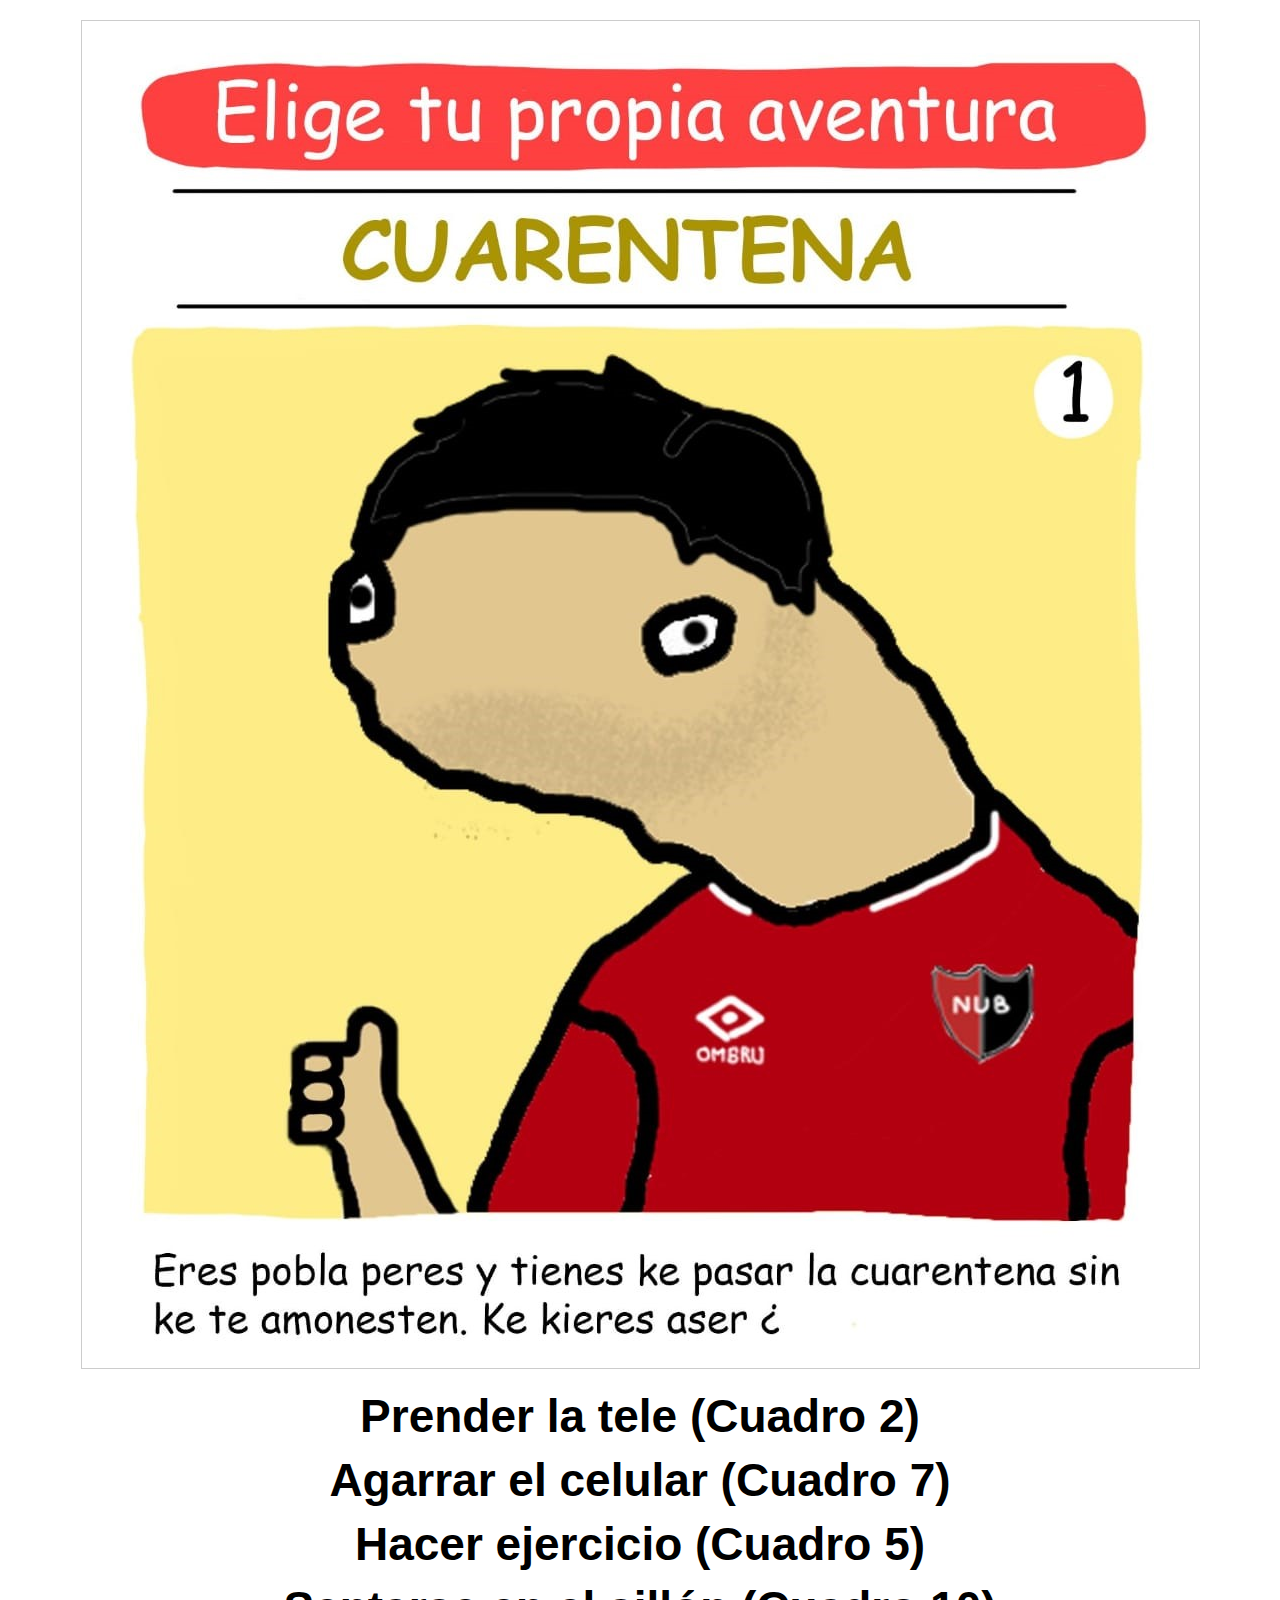
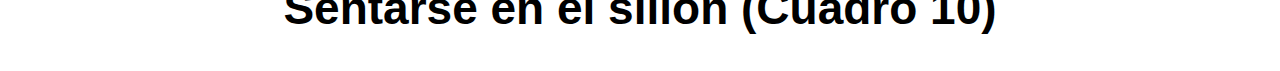
<file: index.html>
<!DOCTYPE html>
<html lang="en">
<head>
    <meta charset="UTF-8">
    <meta name="viewport" content="width=device-width, initial-scale=1.0">
    <title>Flipado</title>
    <link rel="stylesheet" href="style.css">
</head>
<body>
    <img src="fotos/1..jpg" alt="Imagen 1">
    <div>
        <ul>
            <li><a href="./html/2.html">Prender la tele (Cuadro 2)</a></li>
            <li><a href="./html/7.html">Agarrar el celular (Cuadro 7)</a></li>
            <li><a href="./html/5.html">Hacer ejercicio (Cuadro 5)</a></li>
            <li><a href="./html/10.html">Sentarse en el sillón (Cuadro 10)</a></li>
        </ul>
    </div>
</body>
</html>
</file>
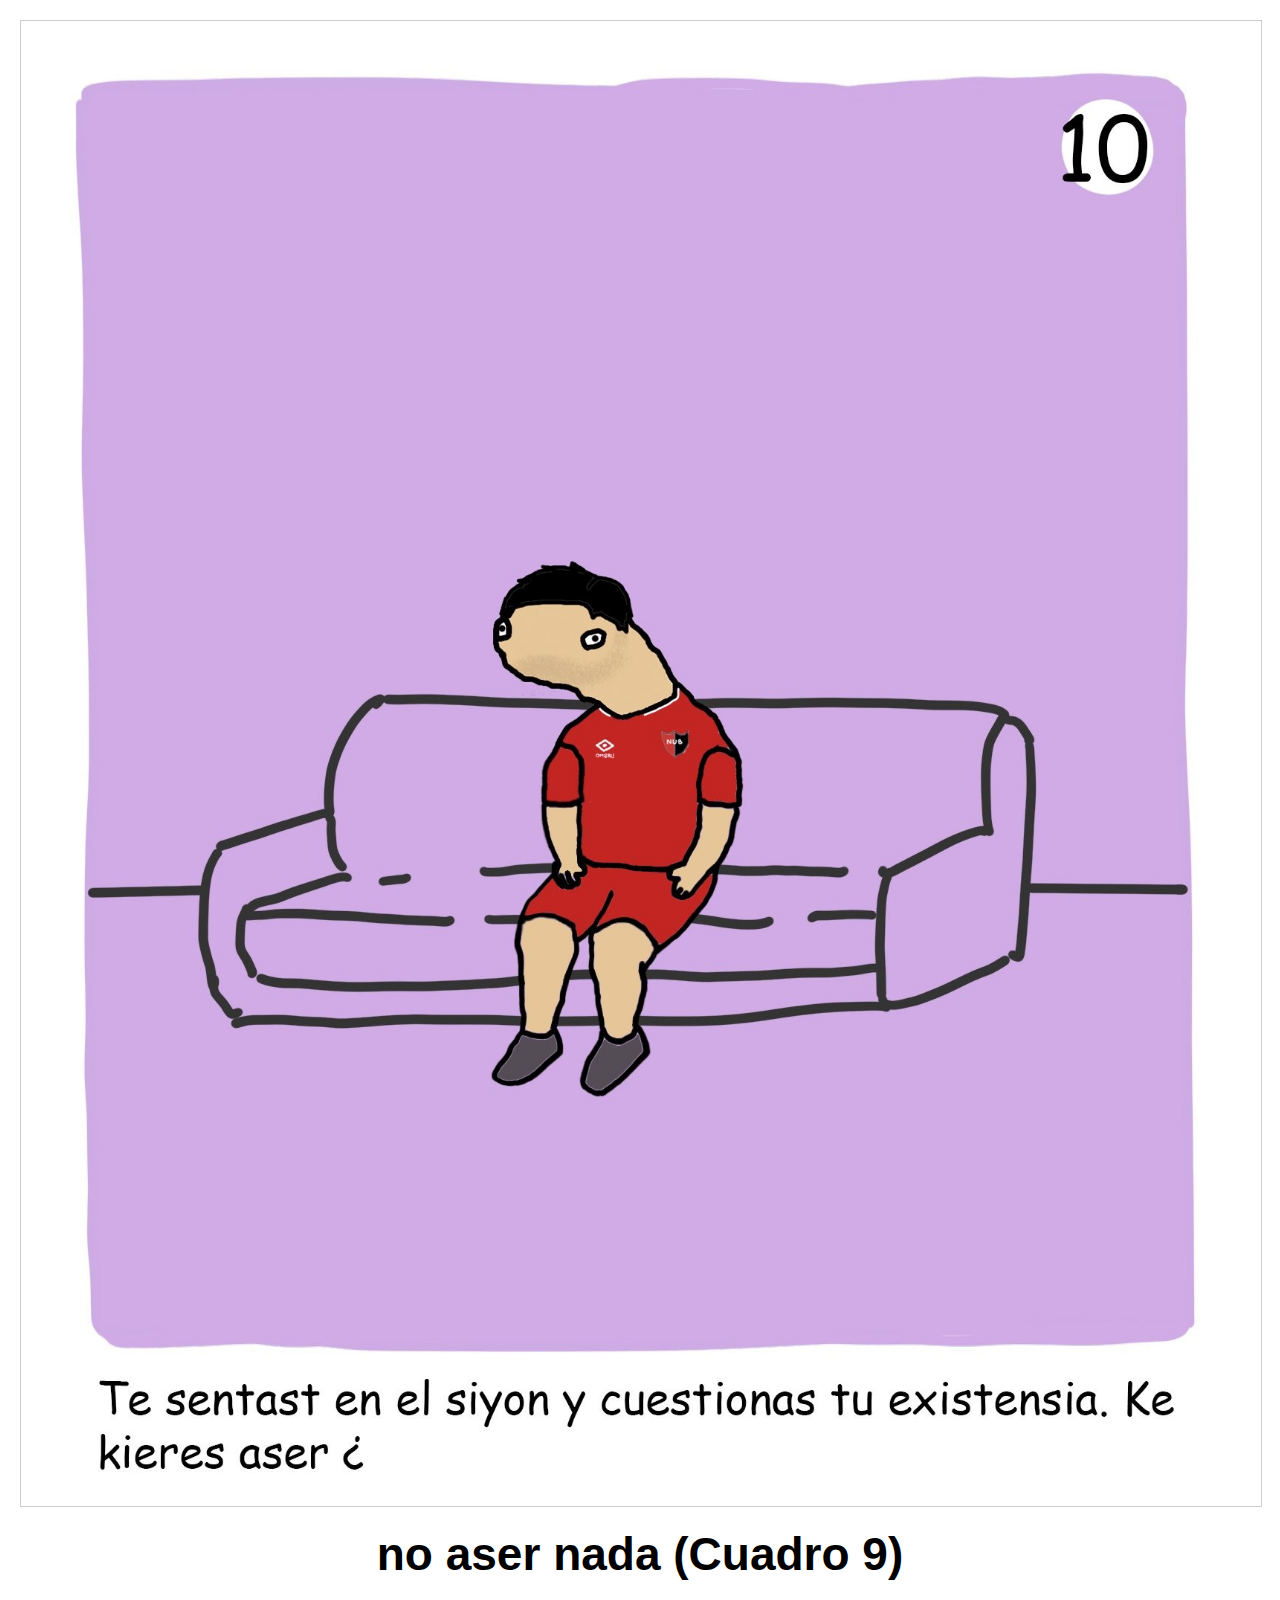
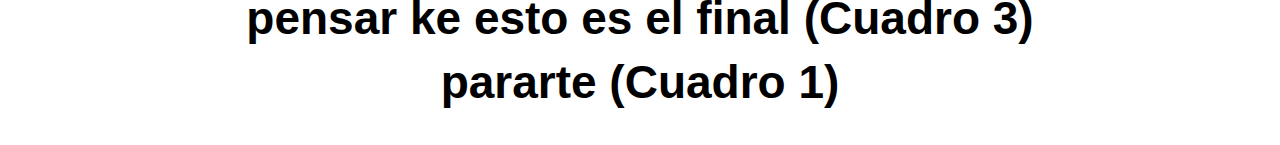
<file: html/10.html>
<!DOCTYPE html>
<html lang="en">
<head>
    <meta charset="UTF-8">
    <meta name="viewport" content="width=device-width, initial-scale=1.0">
    <title>Flipado</title>
    <link rel="stylesheet" href="../style.css">
</head>
<body>
    <img src="../fotos/10..jpg" alt="Imagen 10">
    <div>
        <ul>
            <li><a href="../html/9.html">no aser nada (Cuadro 9)</a></li>
            <li><a href="../html/3.html">pensar ke esto es el final (Cuadro 3)</a></li>
            <li><a href="../index.html">pararte (Cuadro 1)</a></li>
        </ul>
    </div>
</body>
</html>
</file>
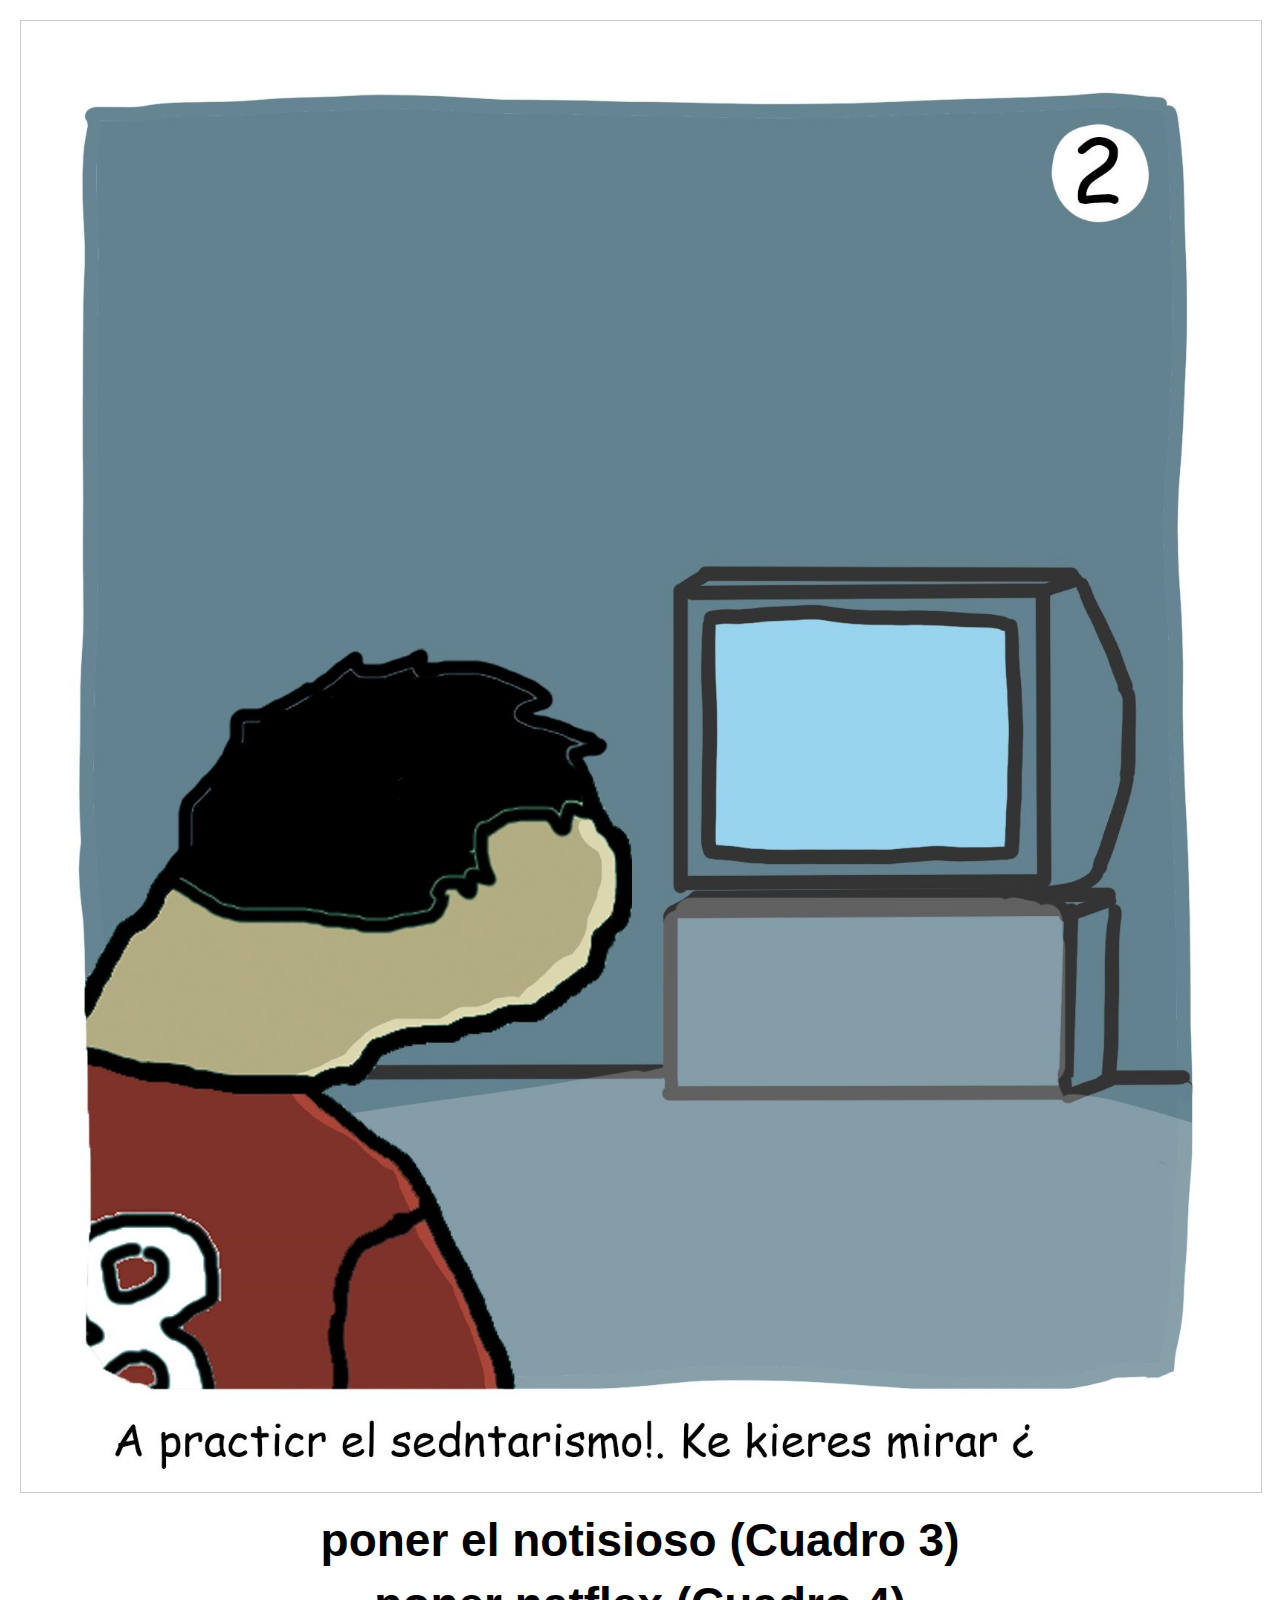
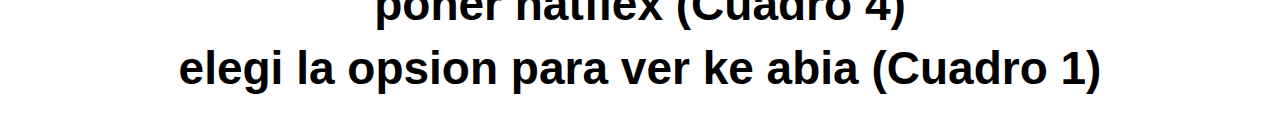
<file: html/2.html>
<!DOCTYPE html>
<html lang="en">
<head>
    <meta charset="UTF-8">
    <meta name="viewport" content="width=device-width, initial-scale=1.0">
    <title>Flipado</title>
    <link rel="stylesheet" href="../style.css">
</head>
<body>
    <img src="../fotos/2..jpg" alt="Imagen 2">
    <div>
        <ul>
            <li><a href="../html/3.html">poner el notisioso (Cuadro 3)</a></li>
            <li><a href="../html/4.html">poner natflex (Cuadro 4)</a></li>
            <li><a href="../index.html">elegi la opsion para ver ke abia (Cuadro 1)</a></li>
        </ul>
    </div>
</body>
</html>
</file>
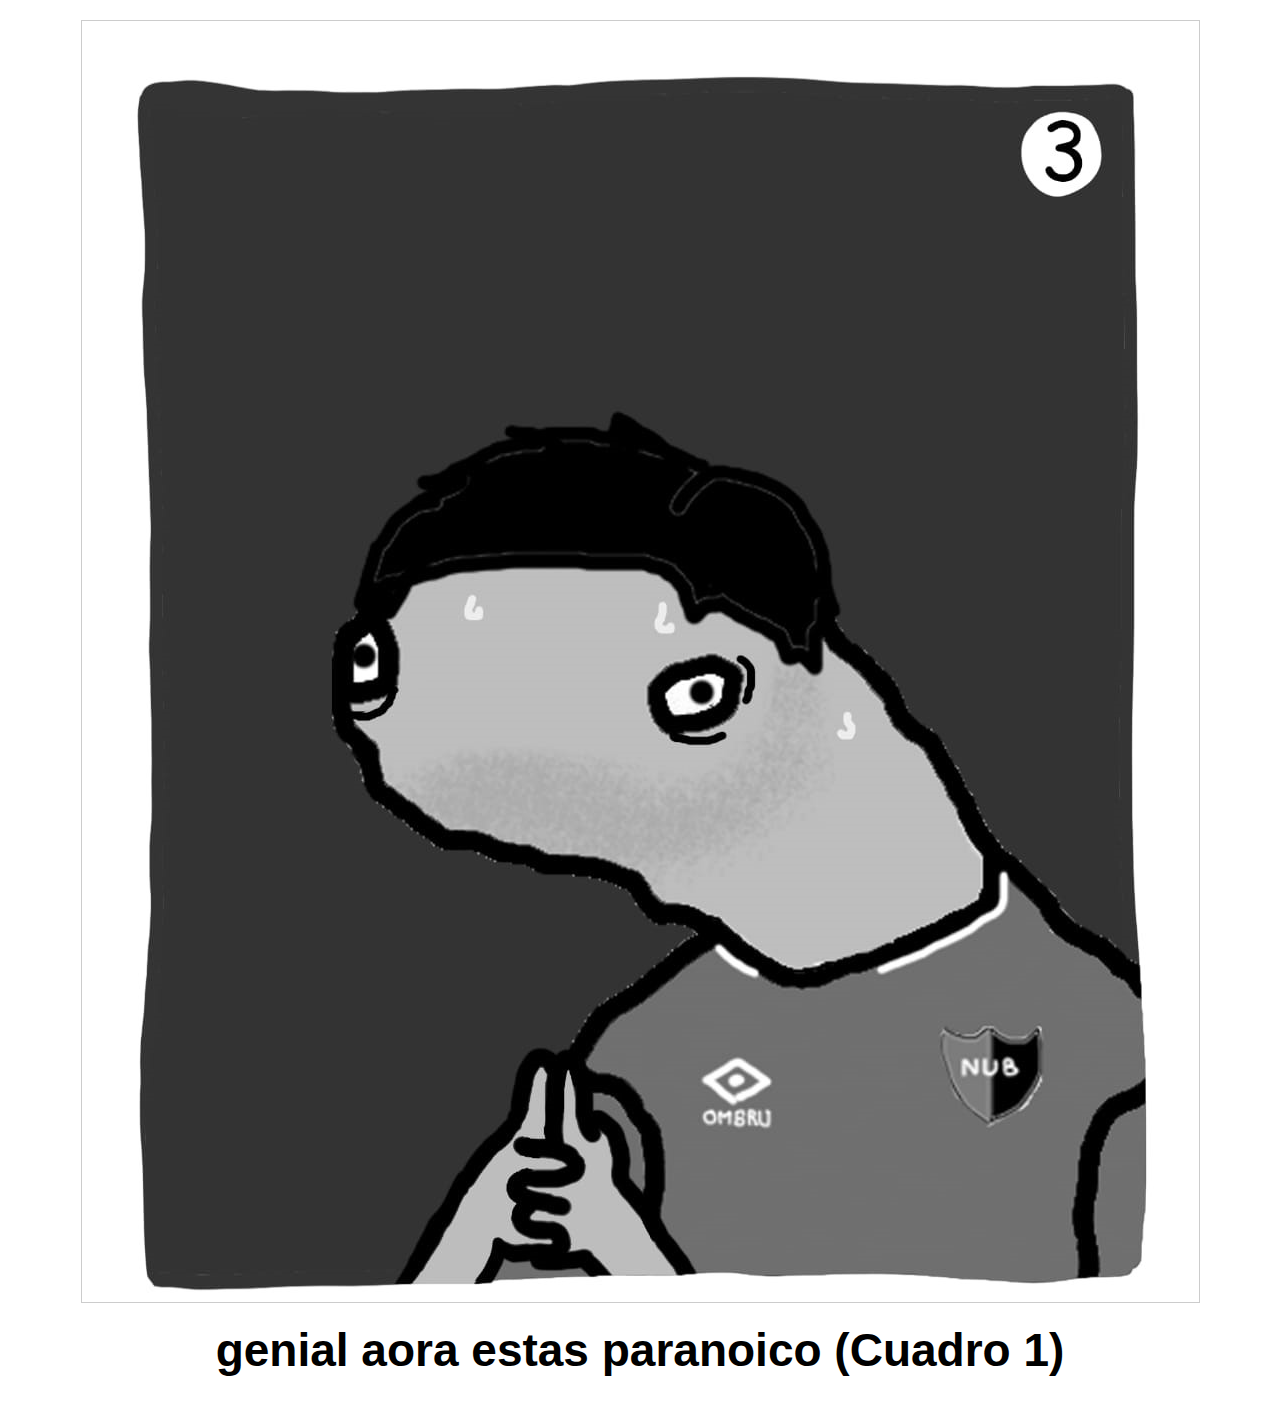
<file: html/3.html>
<!DOCTYPE html>
<html lang="en">
<head>
    <meta charset="UTF-8">
    <meta name="viewport" content="width=device-width, initial-scale=1.0">
    <title>Flipado</title>
    <link rel="stylesheet" href="../style.css">
</head>
<body>
    <img src="../fotos/3..jpg" alt="Imagen 3">
    <div>
        <ul>
            <li><a href="../index.html"> genial aora estas paranoico (Cuadro 1)</a></li>
        </ul>
    </div>
</body>
</html>
</file>
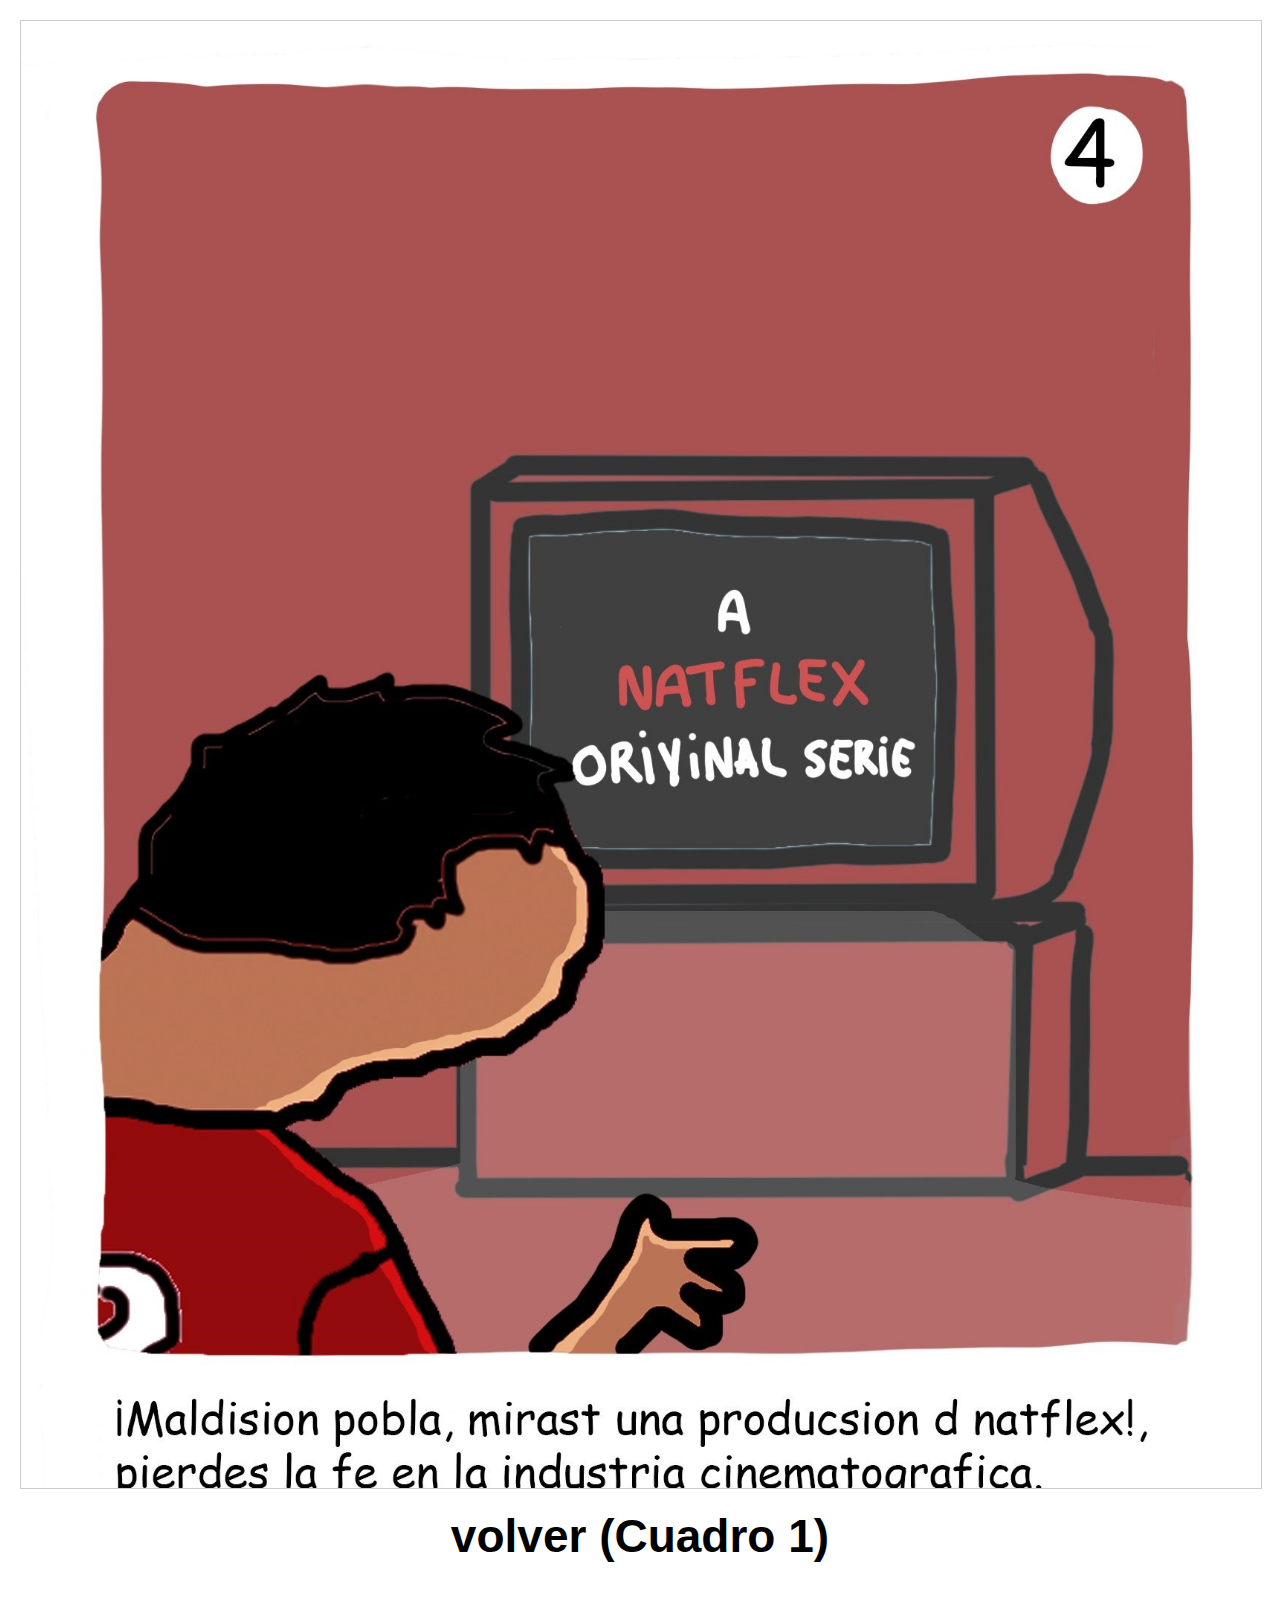
<file: html/4.html>
<!DOCTYPE html>
<html lang="en">
<head>
    <meta charset="UTF-8">
    <meta name="viewport" content="width=device-width, initial-scale=1.0">
    <title>Flipado</title>
    <link rel="stylesheet" href="../style.css">
</head>
<body>
    <img src="../fotos/4..jpg" alt="Imagen 4">
    <div>
        <ul>
            <li><a href="../index.html">volver (Cuadro 1)</a></li>
        </ul>
    </div>
</body>
</html>
</file>
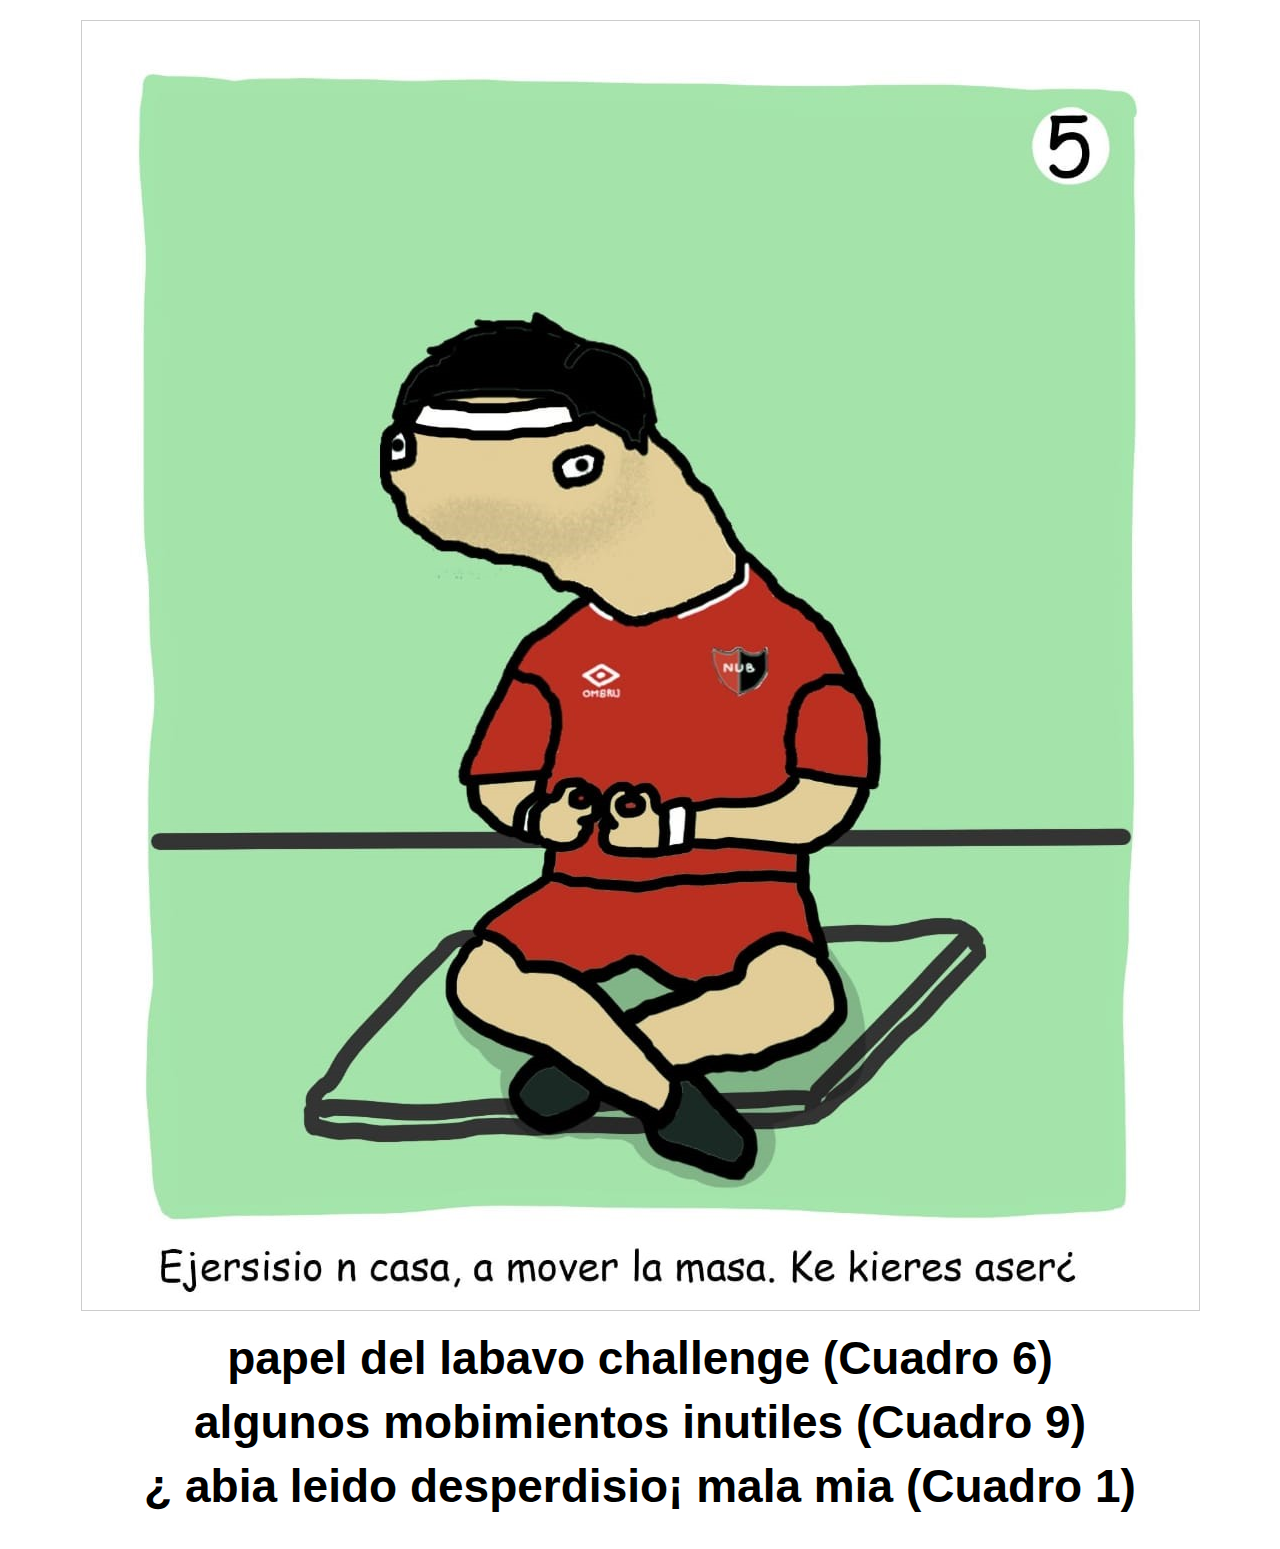
<file: html/5.html>
<!DOCTYPE html>
<html lang="en">
<head>
    <meta charset="UTF-8">
    <meta name="viewport" content="width=device-width, initial-scale=1.0">
    <title>Flipado</title>
    <link rel="stylesheet" href="../style.css">
</head>
<body>
    <img src="../fotos/5..jpg" alt="Imagen 5">
    <div>
        <ul>
            <li><a href="../html/6.html">papel del labavo challenge (Cuadro 6)</a></li>
            <li><a href="../html/9.html">algunos mobimientos inutiles (Cuadro 9)</a></li>
            <li><a href="../index.html">¿ abia leido desperdisio¡ mala mia (Cuadro 1)</a></li>
        </ul>
    </div>
</body>
</html>
</file>
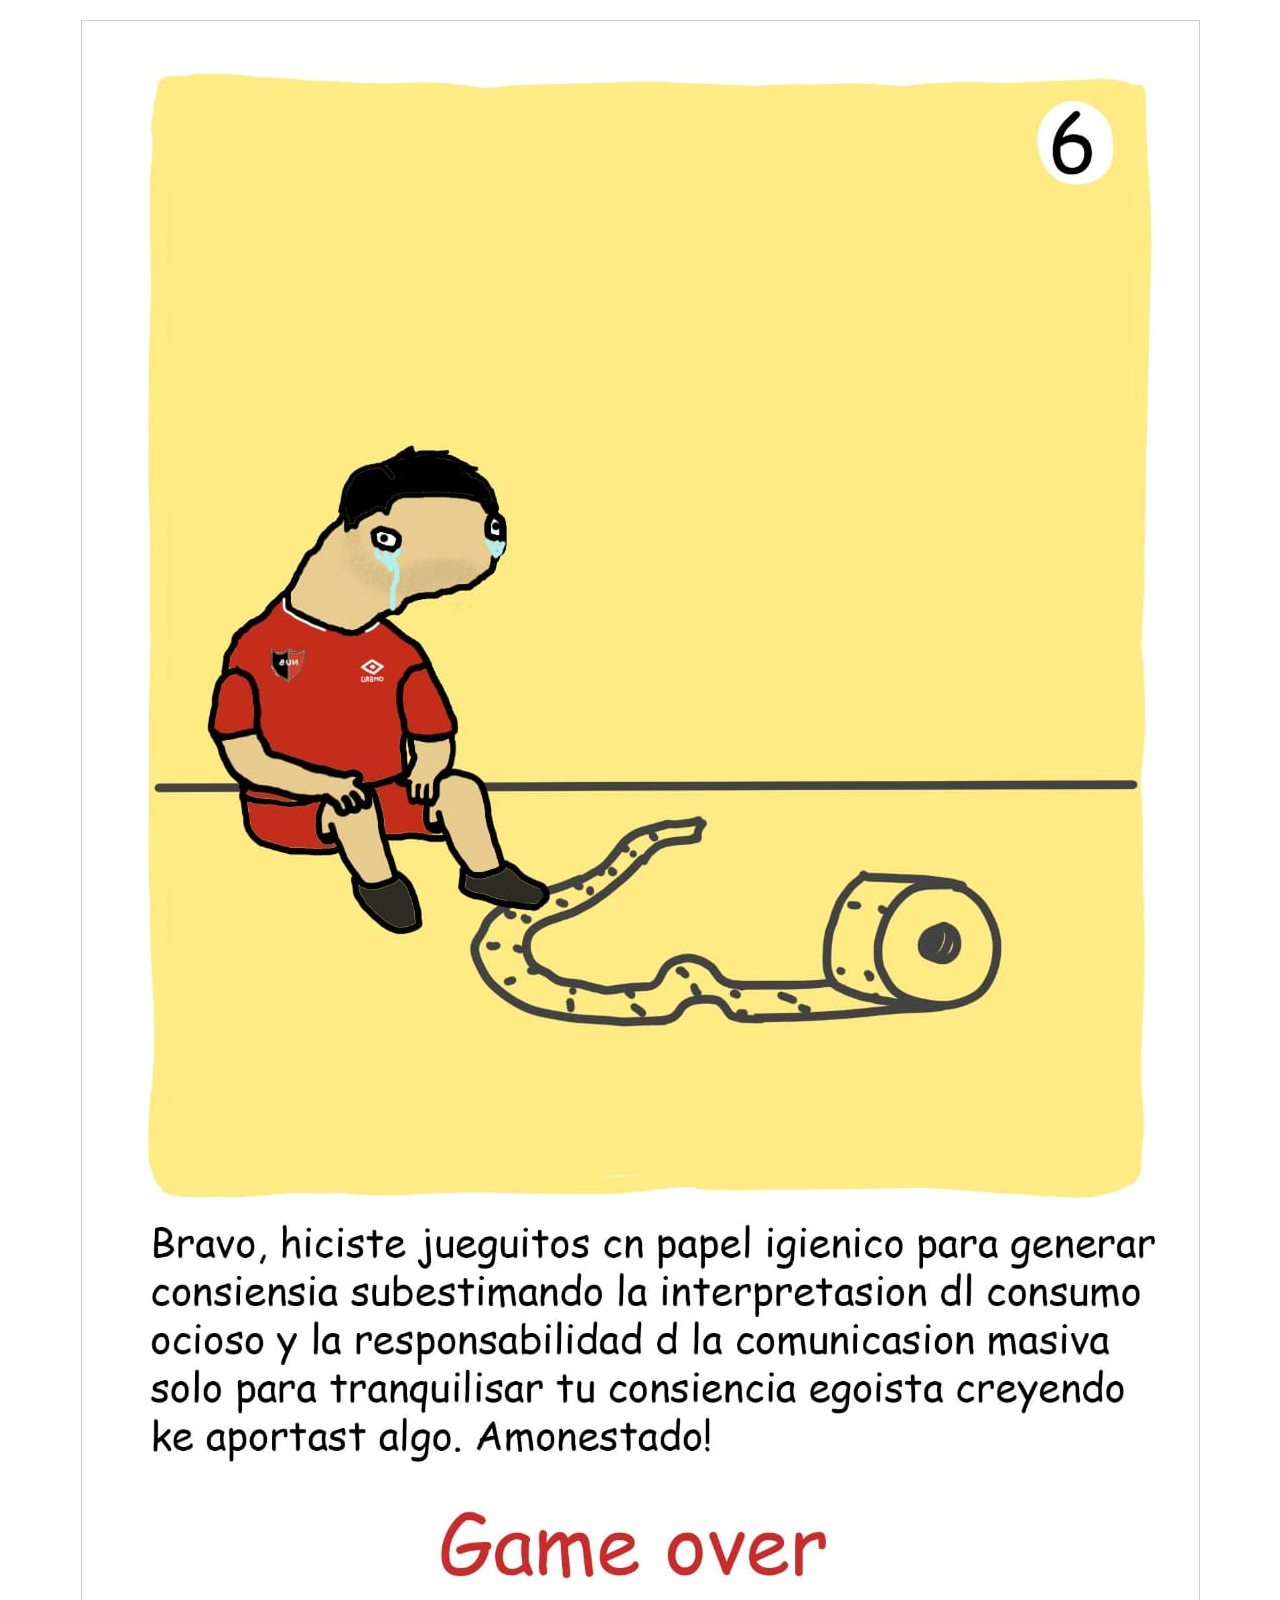
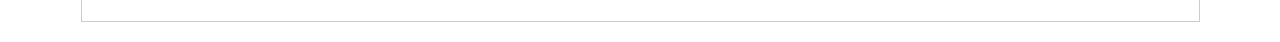
<file: html/6.html>
<!DOCTYPE html>
<html lang="en">
<head>
    <meta charset="UTF-8">
    <meta name="viewport" content="width=device-width, initial-scale=1.0">
    <title>Flipado</title>
    <link rel="stylesheet" href="../style.css">
</head>
<body>
    <img src="../fotos/6.jpg" alt="Imagen 6">
</body>
</html>
</file>
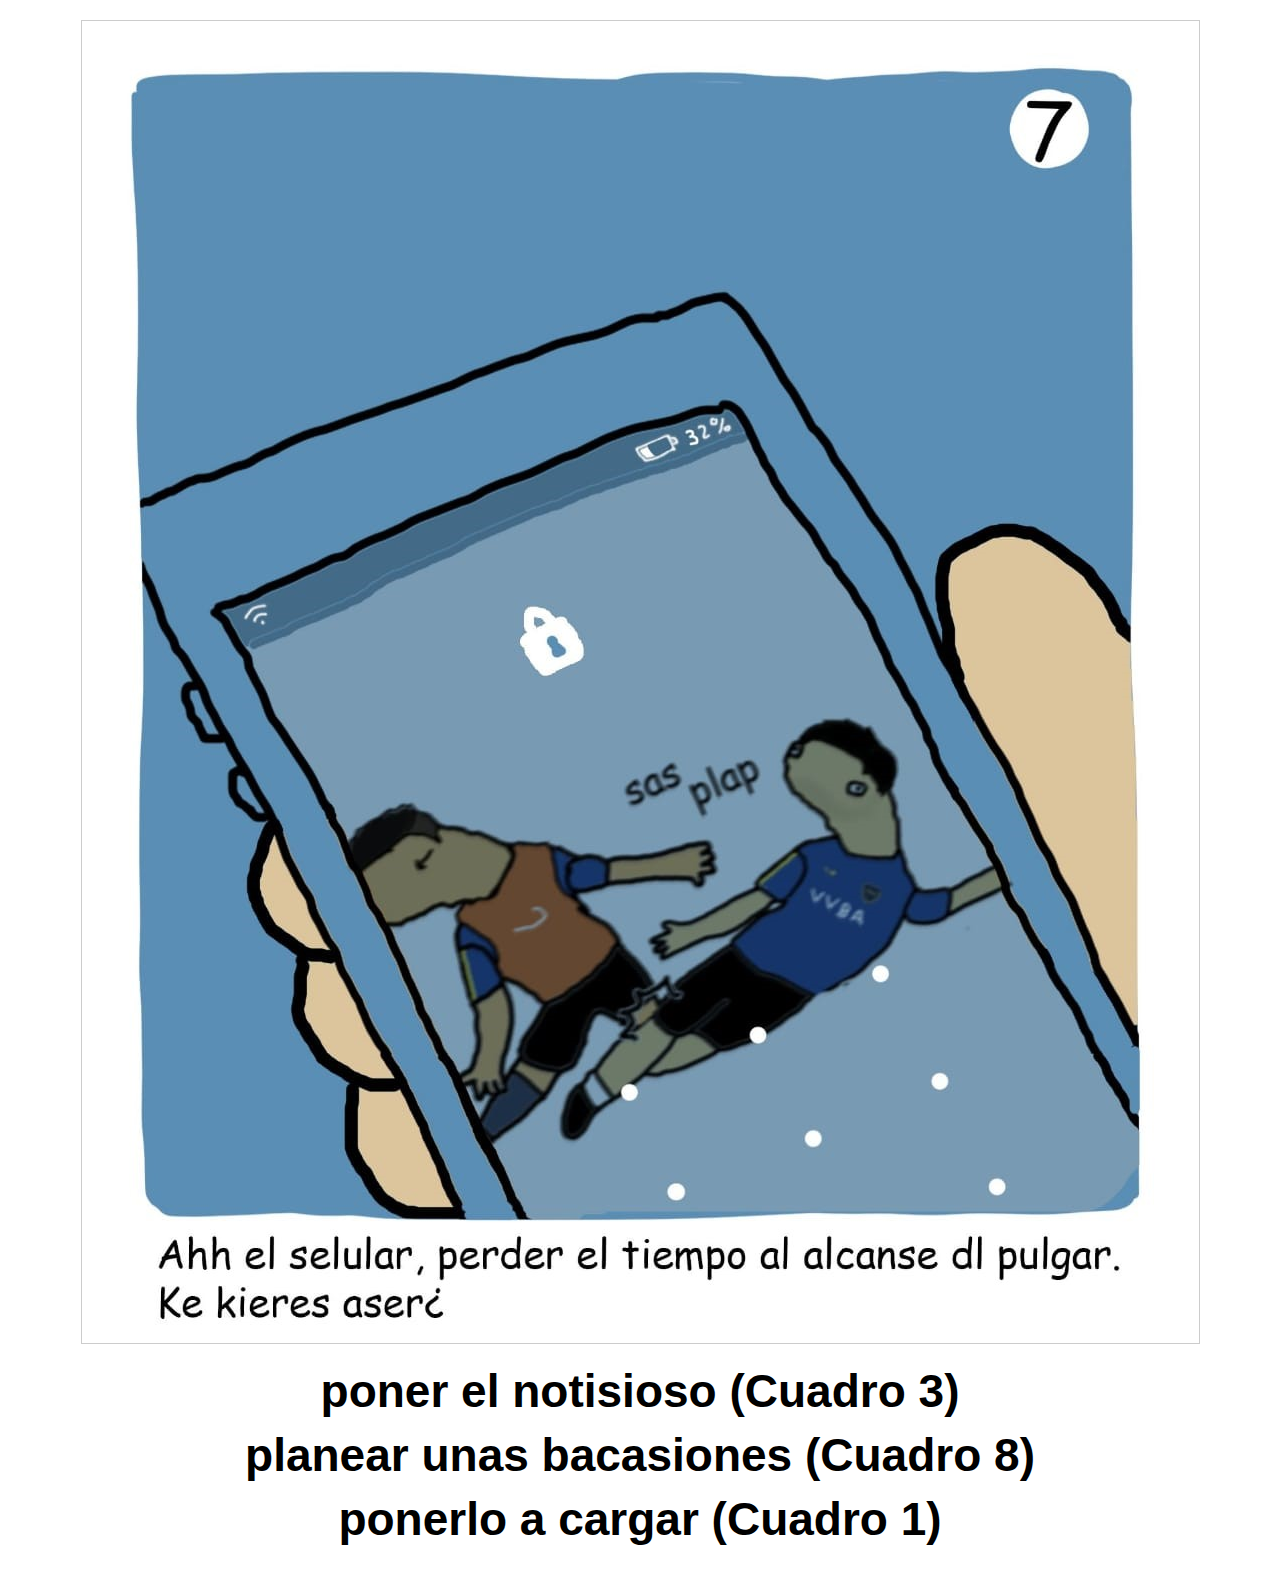
<file: html/7.html>
<!DOCTYPE html>
<html lang="en">
<head>
    <meta charset="UTF-8">
    <meta name="viewport" content="width=device-width, initial-scale=1.0">
    <title>Flipado</title>
    <link rel="stylesheet" href="../style.css">
</head>
<body>
    <img src="../fotos/7..jpg" alt="Imagen 7">
    <div>
        <ul>
            <li><a href="../html/3.html">poner el notisioso (Cuadro 3)</a></li>
            <li><a href="../html/8.html">planear unas bacasiones (Cuadro 8)</a></li>
            <li><a href="../index.html">ponerlo a cargar (Cuadro 1)</a></li>
        </ul>
    </div>
</body>
</html>
</file>
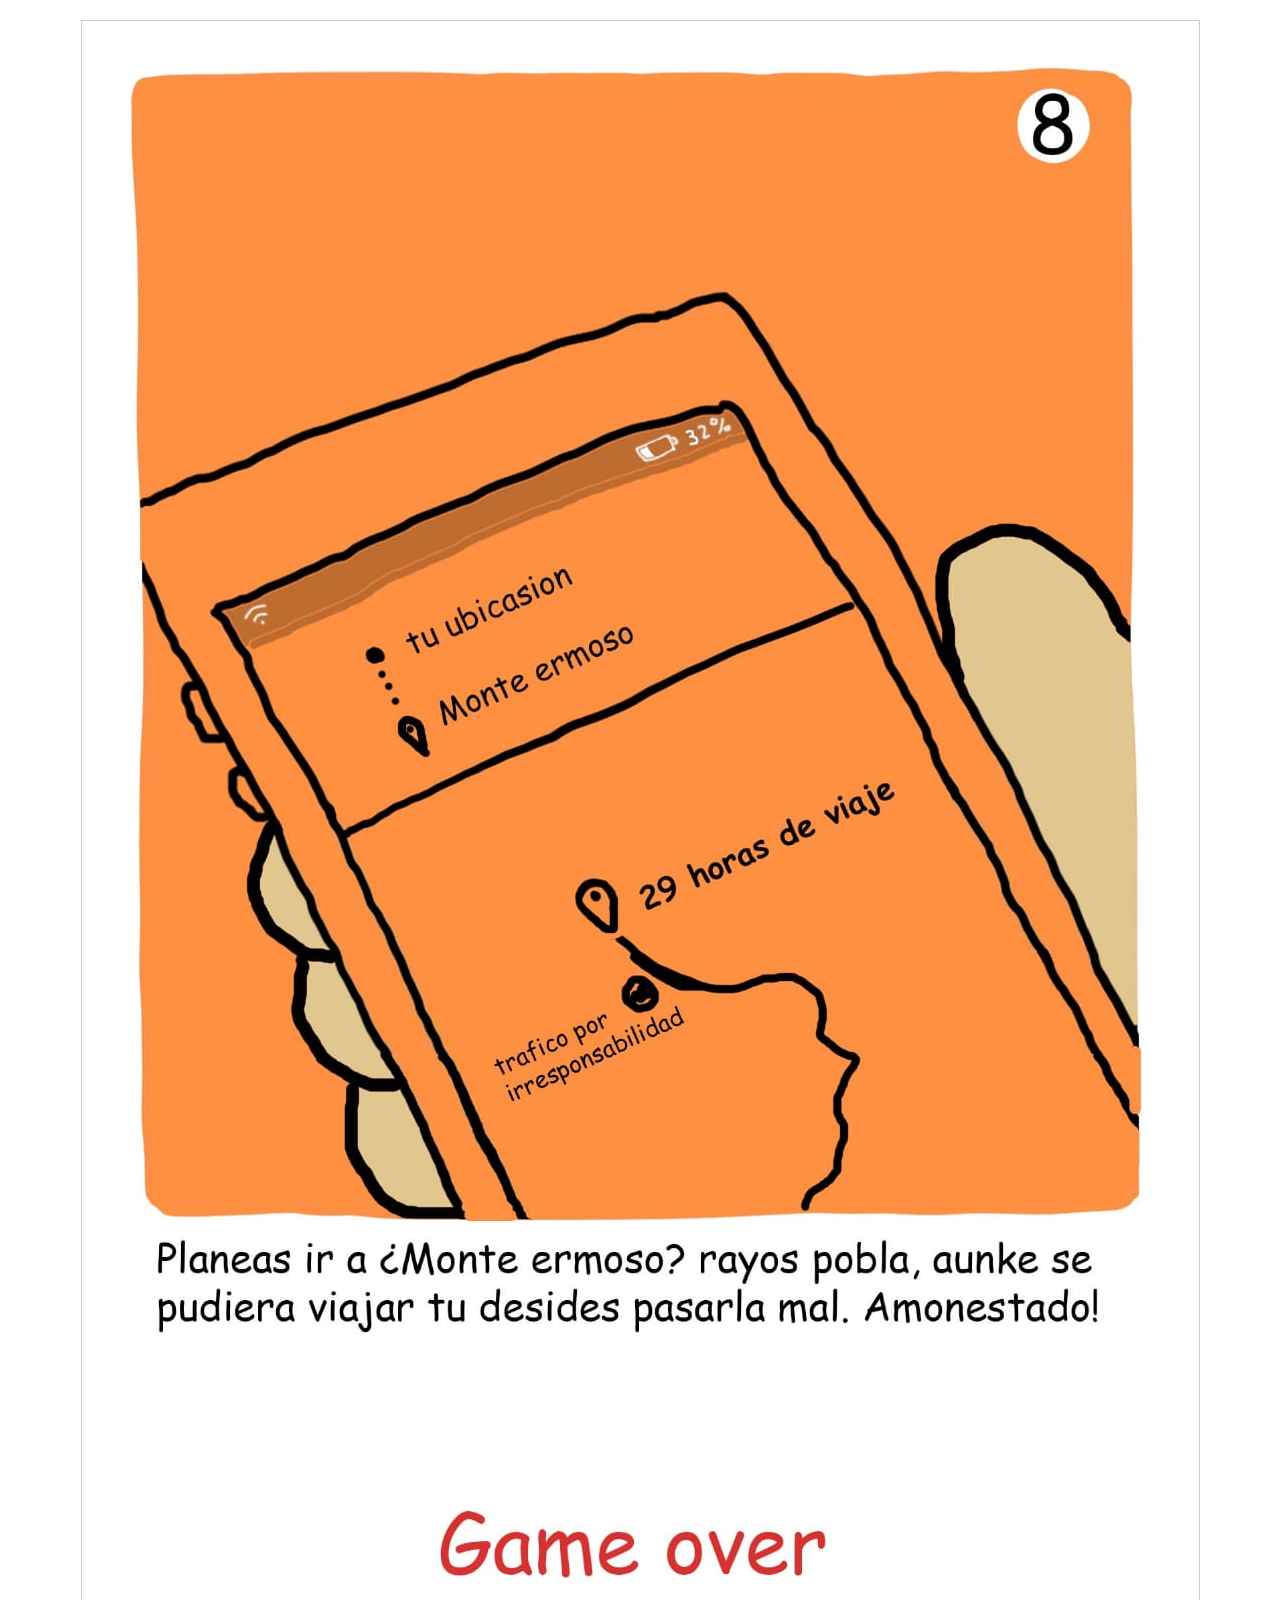
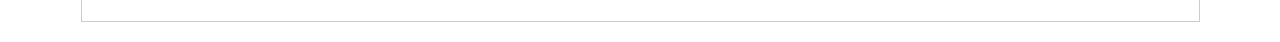
<file: html/8.html>
<!DOCTYPE html>
<html lang="en">
<head>
    <meta charset="UTF-8">
    <meta name="viewport" content="width=device-width, initial-scale=1.0">
    <title>Flipado</title>
    <link rel="stylesheet" href="../style.css">
</head>
<body>
    <img src="../fotos/8.jpg" alt="Imagen 8">
</body>
</html>
</file>
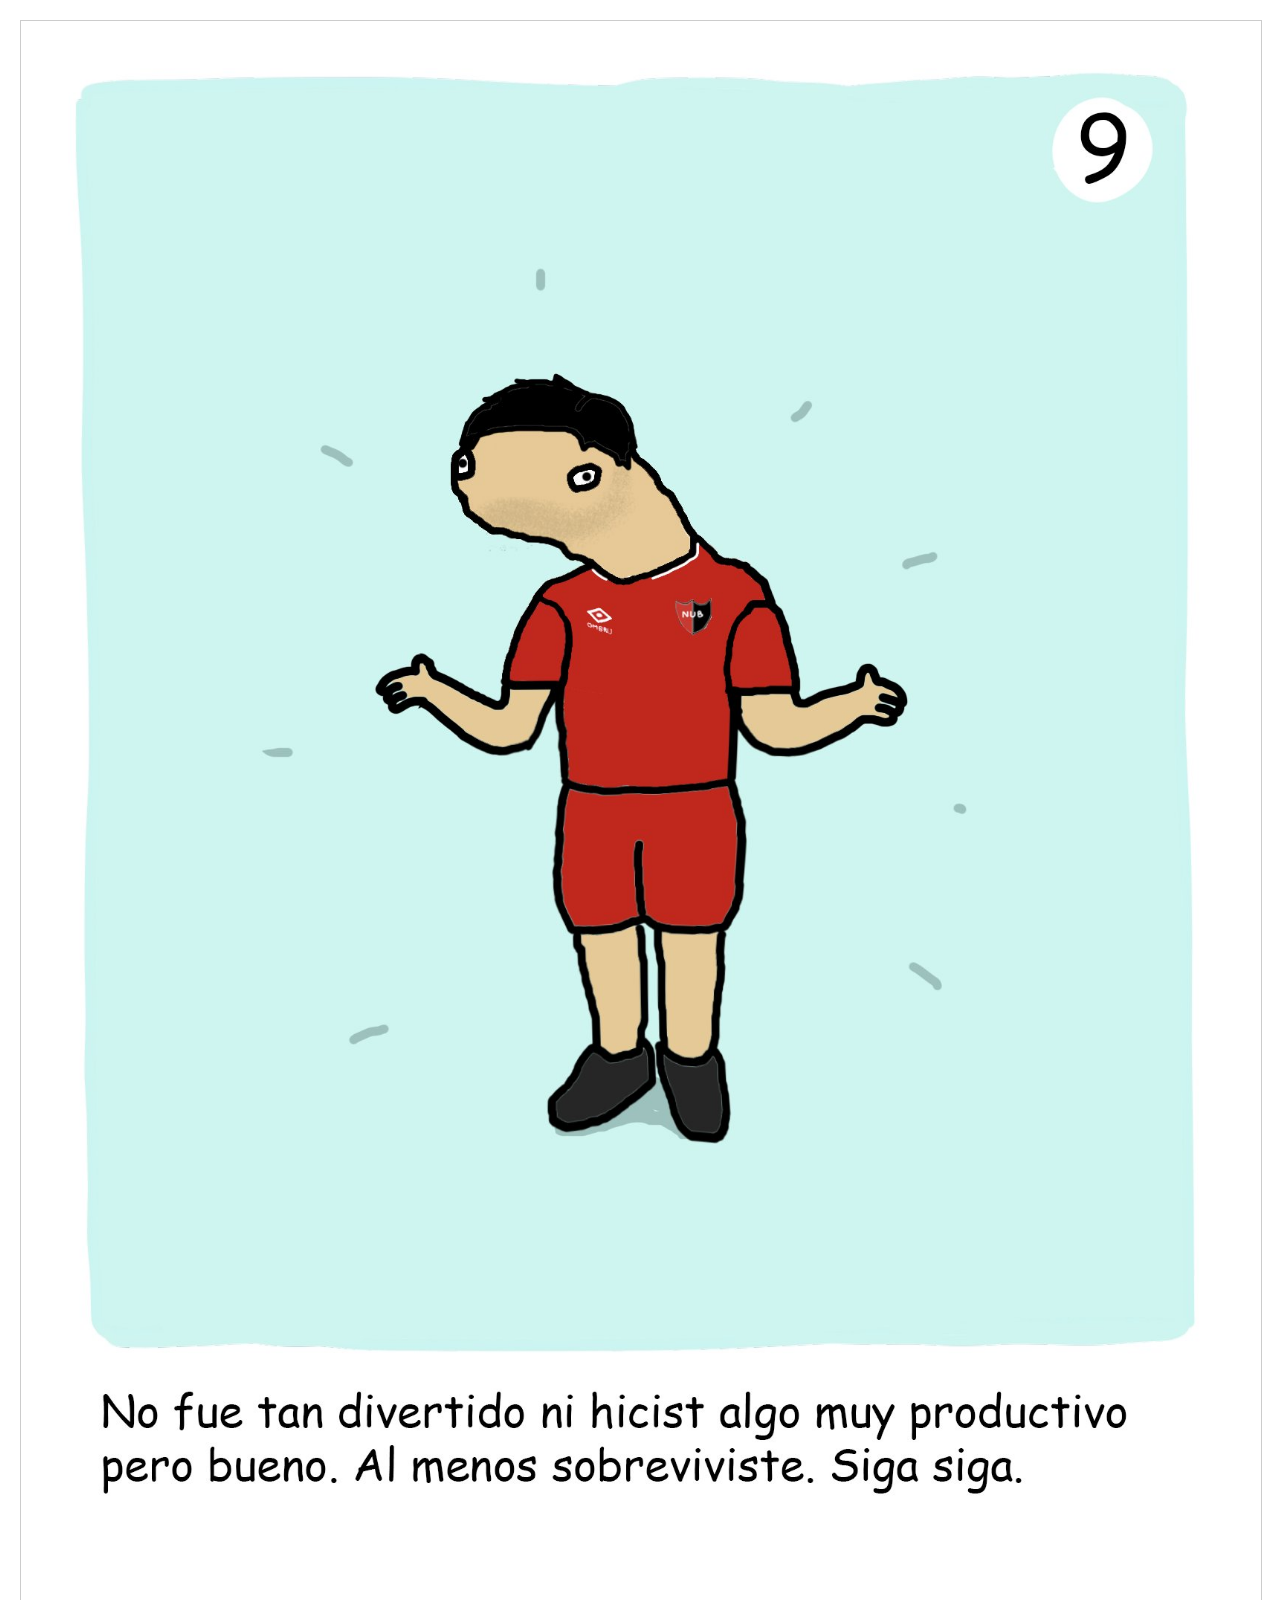
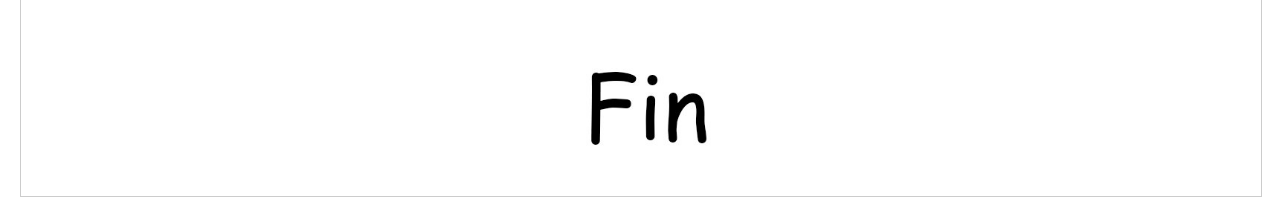
<file: html/9.html>
<!DOCTYPE html>
<html lang="en">
<head>
    <meta charset="UTF-8">
    <meta name="viewport" content="width=device-width, initial-scale=1.0">
    <title>Flipado</title>
    <link rel="stylesheet" href="../style.css">
</head>
<body>
    <img src="../fotos/9.jpg" alt="Imagen 9">
</body>
</html>
</file>
<file: style.css>
body {
    font-family: Arial, sans-serif;
    margin: 0;
    padding: 20px;
    box-sizing: border-box;
    text-align: center;
}

img {
    max-width: 100%;
    height: auto;
    display: block;
    margin: 0 auto;
    border: 1px solid #ccc; 
}

div {
    margin-top: 20px;
}

ul {
    list-style-type: none;
    padding: 0;
}

li {
    margin-bottom: 10px;
}

a {
    text-decoration: none;
    color: black;
    font-size: 46px; 
    font-weight: bold; 
}

a:hover {
    text-decoration: underline;
}
</file>
